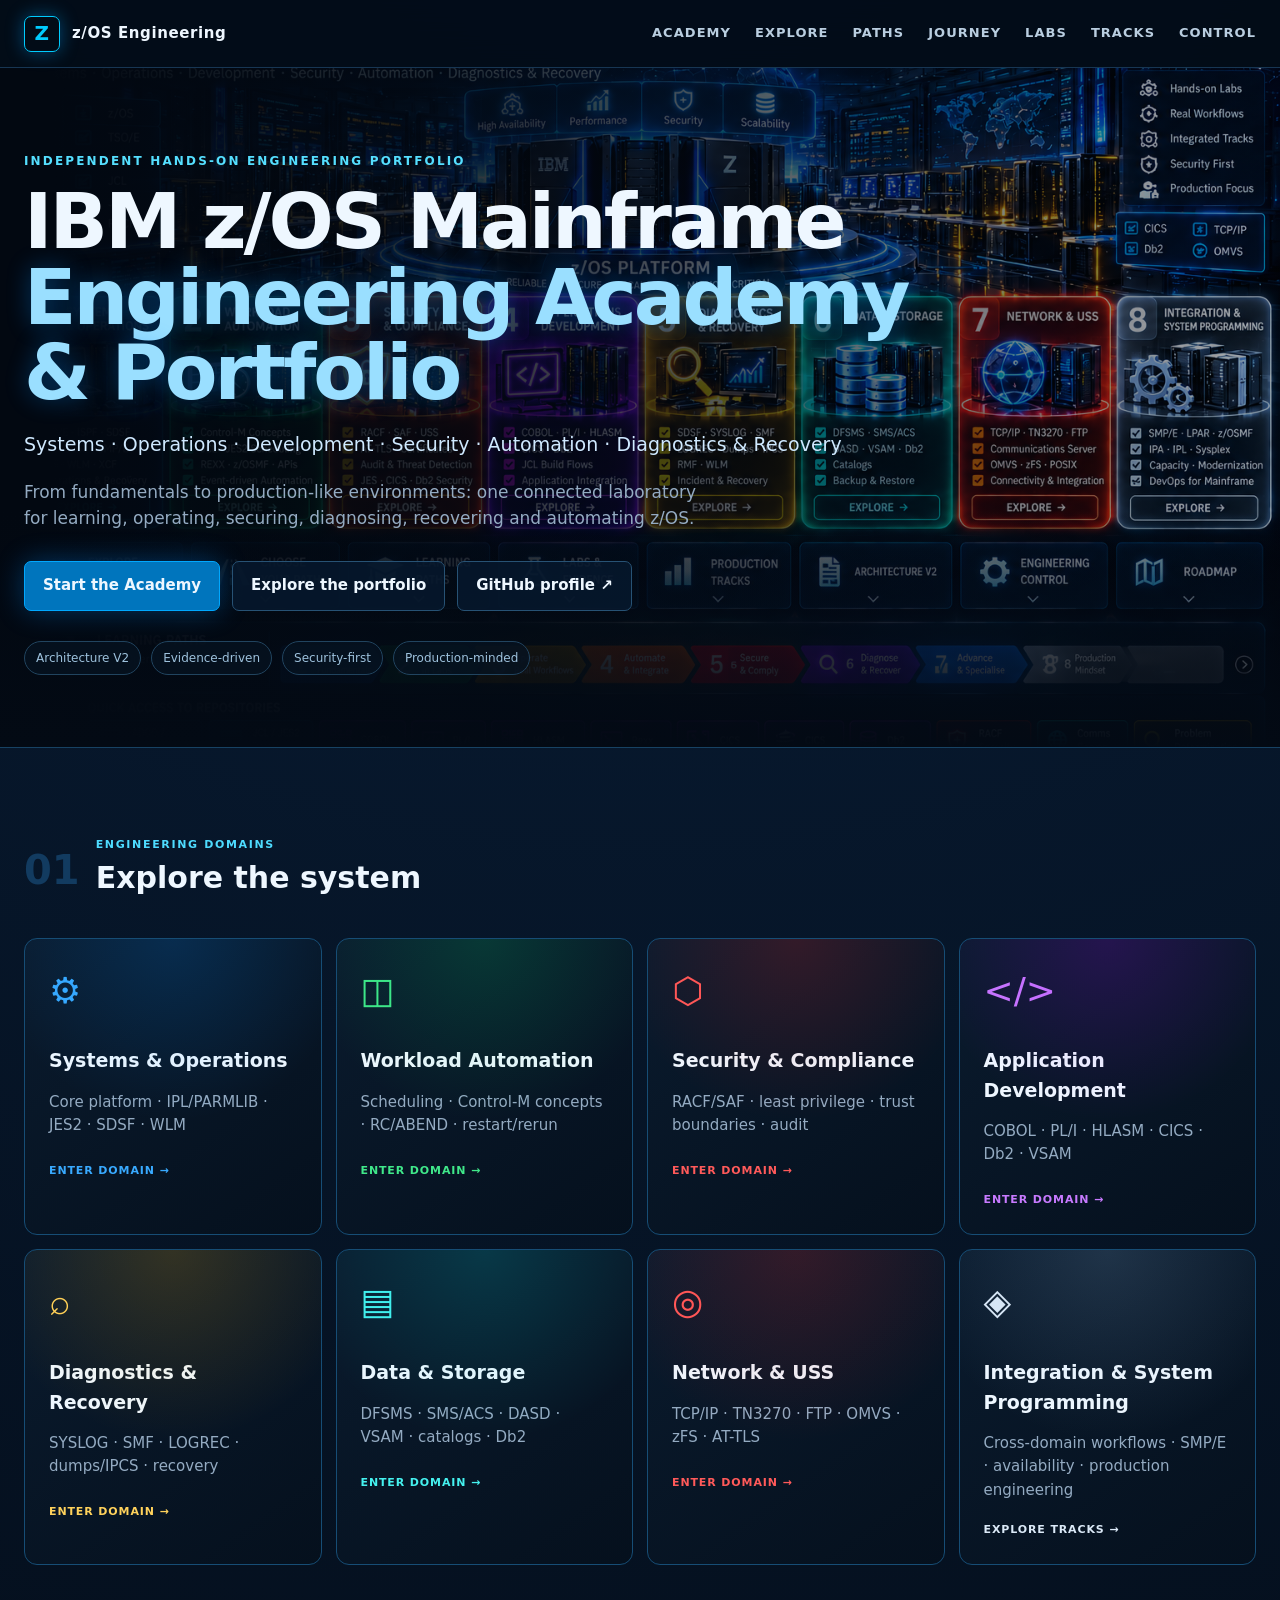
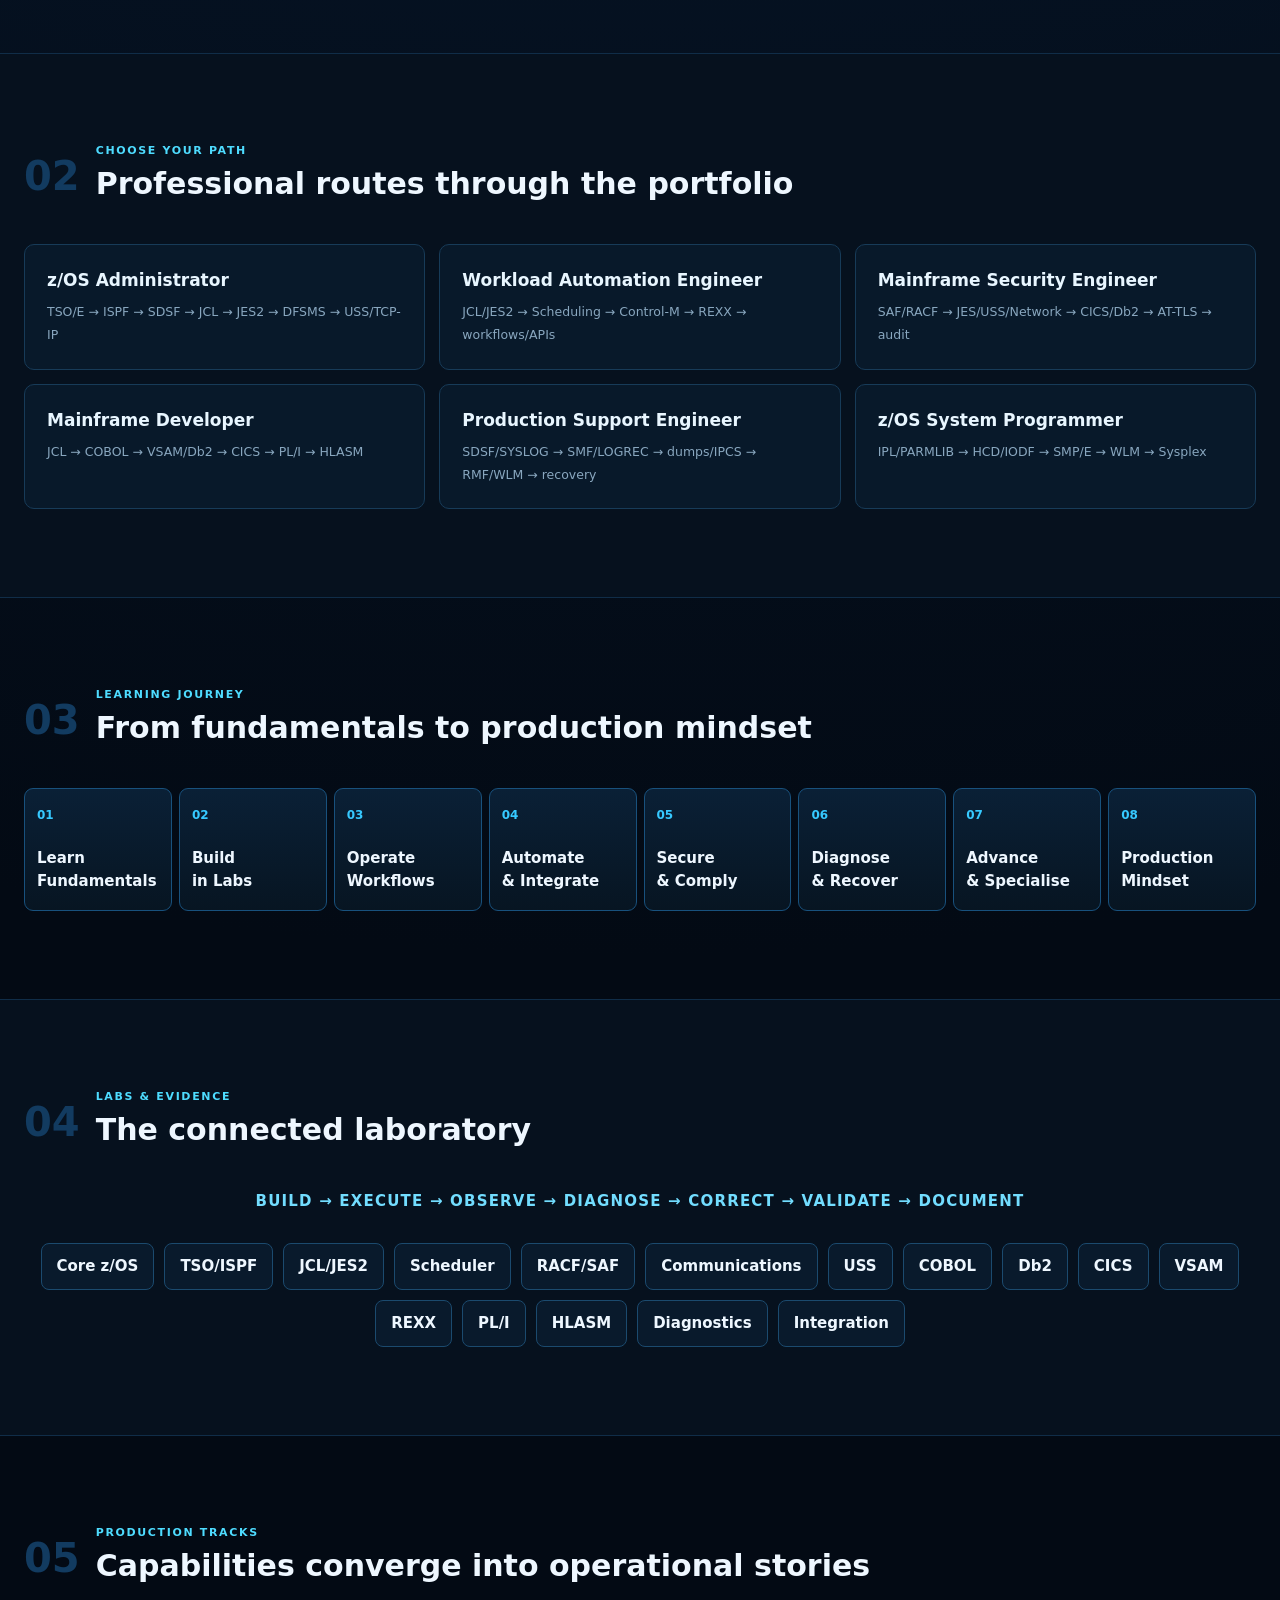
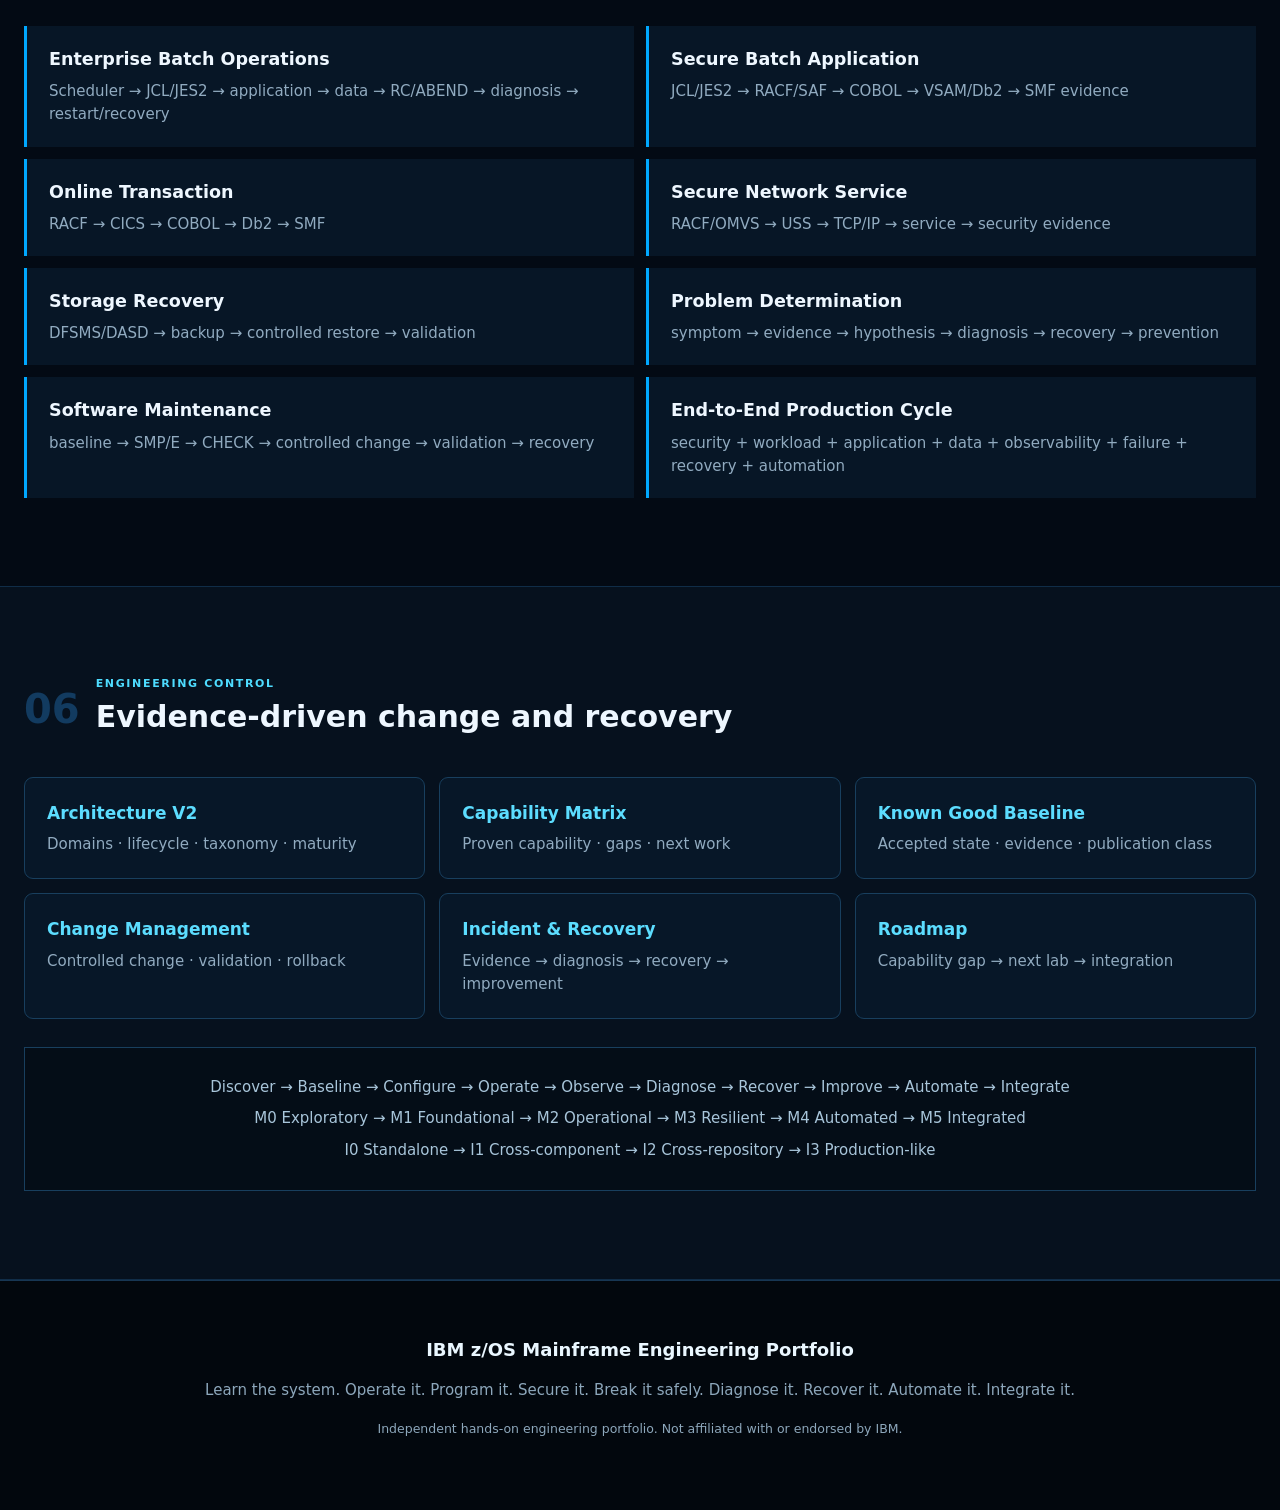
<file: docs/index.html>
<!doctype html>
<html lang="en">
<head>
  <meta charset="utf-8">
  <meta name="viewport" content="width=device-width,initial-scale=1">
  <meta name="description" content="Independent IBM z/OS mainframe engineering portfolio: systems, operations, development, security, automation, diagnostics and recovery.">
  <title>IBM z/OS Mainframe Engineering Portfolio</title>
  <link rel="stylesheet" href="assets/css/portal.css">
</head>
<body>
<header class="topbar">
  <a class="brand" href="#top"><span class="brand-mark">Z</span><span>z/OS Engineering</span></a>
  <button class="menu" aria-label="Open navigation" aria-expanded="false">☰</button>
  <nav>
    <a href="academy.html">Academy</a><a href="#domains">Explore</a><a href="#paths">Paths</a><a href="#journey">Journey</a>
    <a href="#labs">Labs</a><a href="#tracks">Tracks</a><a href="#control">Control</a>
  </nav>
</header>

<main id="top">
<section class="hero">
  <div class="hero-overlay"></div>
  <div class="hero-content">
    <p class="eyebrow">INDEPENDENT HANDS-ON ENGINEERING PORTFOLIO</p>
    <h1>IBM z/OS Mainframe<br><span>Engineering Academy & Portfolio</span></h1>
    <p class="lead">Systems · Operations · Development · Security · Automation · Diagnostics & Recovery</p>
    <p class="hero-copy">From fundamentals to production-like environments: one connected laboratory for learning, operating, securing, diagnosing, recovering and automating z/OS.</p>
    <div class="actions">
      <a class="btn primary" href="academy.html">Start the Academy</a>
      <a class="btn" href="#domains">Explore the portfolio</a>
      <a class="btn" href="https://github.com/P-dot" target="_blank" rel="noopener">GitHub profile ↗</a>
    </div>
    <div class="status">
      <span>Architecture V2</span><span>Evidence-driven</span><span>Security-first</span><span>Production-minded</span>
    </div>
  </div>
</section>

<section id="domains" class="section">
  <div class="section-head"><span>01</span><div><p>ENGINEERING DOMAINS</p><h2>Explore the system</h2></div></div>
  <div class="grid domains">
    <a class="card blue" href="https://github.com/P-dot/zos-adcd-hercules-engineering-lab"><i>⚙</i><h3>Systems & Operations</h3><p>Core platform · IPL/PARMLIB · JES2 · SDSF · WLM</p><b>ENTER DOMAIN →</b></a>
    <a class="card green" href="https://github.com/P-dot/zos-batch-scheduler"><i>◫</i><h3>Workload Automation</h3><p>Scheduling · Control-M concepts · RC/ABEND · restart/rerun</p><b>ENTER DOMAIN →</b></a>
    <a class="card red" href="https://github.com/P-dot/mainframe-racf-security-evidence"><i>⬡</i><h3>Security & Compliance</h3><p>RACF/SAF · least privilege · trust boundaries · audit</p><b>ENTER DOMAIN →</b></a>
    <a class="card purple" href="https://github.com/P-dot/mainframe-cobol-db2-cics-devops-lab"><i>&lt;/&gt;</i><h3>Application Development</h3><p>COBOL · PL/I · HLASM · CICS · Db2 · VSAM</p><b>ENTER DOMAIN →</b></a>
    <a class="card amber" href="https://github.com/P-dot/zos-problem-determination-diagnostics"><i>⌕</i><h3>Diagnostics & Recovery</h3><p>SYSLOG · SMF · LOGREC · dumps/IPCS · recovery</p><b>ENTER DOMAIN →</b></a>
    <a class="card cyan" href="https://github.com/P-dot/vsam01"><i>▤</i><h3>Data & Storage</h3><p>DFSMS · SMS/ACS · DASD · VSAM · catalogs · Db2</p><b>ENTER DOMAIN →</b></a>
    <a class="card red" href="https://github.com/P-dot/zos-communications-server-network-lab"><i>◎</i><h3>Network & USS</h3><p>TCP/IP · TN3270 · FTP · OMVS · zFS · AT-TLS</p><b>ENTER DOMAIN →</b></a>
    <a class="card silver" href="#tracks"><i>◈</i><h3>Integration & System Programming</h3><p>Cross-domain workflows · SMP/E · availability · production engineering</p><b>EXPLORE TRACKS →</b></a>
  </div>
</section>

<section id="paths" class="section alt">
  <div class="section-head"><span>02</span><div><p>CHOOSE YOUR PATH</p><h2>Professional routes through the portfolio</h2></div></div>
  <div class="grid paths">
    <a class="path" href="https://github.com/P-dot/MVS_TSO_ISPF"><strong>z/OS Administrator</strong><small>TSO/E → ISPF → SDSF → JCL → JES2 → DFSMS → USS/TCP-IP</small></a>
    <a class="path" href="https://github.com/P-dot/zos-batch-scheduler"><strong>Workload Automation Engineer</strong><small>JCL/JES2 → Scheduling → Control-M → REXX → workflows/APIs</small></a>
    <a class="path" href="https://github.com/P-dot/mainframe-racf-security-evidence"><strong>Mainframe Security Engineer</strong><small>SAF/RACF → JES/USS/Network → CICS/Db2 → AT-TLS → audit</small></a>
    <a class="path" href="https://github.com/P-dot/mainframe-cobol-db2-cics-devops-lab"><strong>Mainframe Developer</strong><small>JCL → COBOL → VSAM/Db2 → CICS → PL/I → HLASM</small></a>
    <a class="path" href="https://github.com/P-dot/zos-problem-determination-diagnostics"><strong>Production Support Engineer</strong><small>SDSF/SYSLOG → SMF/LOGREC → dumps/IPCS → RMF/WLM → recovery</small></a>
    <a class="path" href="https://github.com/P-dot/zos-adcd-hercules-engineering-lab"><strong>z/OS System Programmer</strong><small>IPL/PARMLIB → HCD/IODF → SMP/E → WLM → Sysplex</small></a>
  </div>
</section>

<section id="journey" class="section">
  <div class="section-head"><span>03</span><div><p>LEARNING JOURNEY</p><h2>From fundamentals to production mindset</h2></div></div>
  <div class="journey">
    <div><b>01</b><span>Learn<br>Fundamentals</span></div><div><b>02</b><span>Build<br>in Labs</span></div>
    <div><b>03</b><span>Operate<br>Workflows</span></div><div><b>04</b><span>Automate<br>& Integrate</span></div>
    <div><b>05</b><span>Secure<br>& Comply</span></div><div><b>06</b><span>Diagnose<br>& Recover</span></div>
    <div><b>07</b><span>Advance<br>& Specialise</span></div><div><b>08</b><span>Production<br>Mindset</span></div>
  </div>
</section>

<section id="labs" class="section alt">
  <div class="section-head"><span>04</span><div><p>LABS & EVIDENCE</p><h2>The connected laboratory</h2></div></div>
  <p class="method">BUILD → EXECUTE → OBSERVE → DIAGNOSE → CORRECT → VALIDATE → DOCUMENT</p>
  <div class="chips">
    <a href="https://github.com/P-dot/zos-adcd-hercules-engineering-lab">Core z/OS</a><a href="https://github.com/P-dot/MVS_TSO_ISPF">TSO/ISPF</a>
    <a href="https://github.com/P-dot/JCL_LABS">JCL/JES2</a><a href="https://github.com/P-dot/zos-batch-scheduler">Scheduler</a>
    <a href="https://github.com/P-dot/mainframe-racf-security-evidence">RACF/SAF</a><a href="https://github.com/P-dot/zos-communications-server-network-lab">Communications</a>
    <a href="https://github.com/P-dot/UNIX_System_Services-">USS</a><a href="https://github.com/P-dot/COBOL">COBOL</a>
    <a href="https://github.com/P-dot/DB2-">Db2</a><a href="https://github.com/P-dot/CICS">CICS</a><a href="https://github.com/P-dot/vsam01">VSAM</a>
    <a href="https://github.com/P-dot/Rexx">REXX</a><a href="https://github.com/P-dot/PL-I">PL/I</a><a href="https://github.com/P-dot/z_Assembly">HLASM</a>
    <a href="https://github.com/P-dot/zos-problem-determination-diagnostics">Diagnostics</a><a href="https://github.com/P-dot/mainframe-cobol-db2-cics-devops-lab">Integration</a>
  </div>
</section>

<section id="tracks" class="section">
  <div class="section-head"><span>05</span><div><p>PRODUCTION TRACKS</p><h2>Capabilities converge into operational stories</h2></div></div>
  <div class="track-grid">
    <article><h3>Enterprise Batch Operations</h3><p>Scheduler → JCL/JES2 → application → data → RC/ABEND → diagnosis → restart/recovery</p></article>
    <article><h3>Secure Batch Application</h3><p>JCL/JES2 → RACF/SAF → COBOL → VSAM/Db2 → SMF evidence</p></article>
    <article><h3>Online Transaction</h3><p>RACF → CICS → COBOL → Db2 → SMF</p></article>
    <article><h3>Secure Network Service</h3><p>RACF/OMVS → USS → TCP/IP → service → security evidence</p></article>
    <article><h3>Storage Recovery</h3><p>DFSMS/DASD → backup → controlled restore → validation</p></article>
    <article><h3>Problem Determination</h3><p>symptom → evidence → hypothesis → diagnosis → recovery → prevention</p></article>
    <article><h3>Software Maintenance</h3><p>baseline → SMP/E → CHECK → controlled change → validation → recovery</p></article>
    <article><h3>End-to-End Production Cycle</h3><p>security + workload + application + data + observability + failure + recovery + automation</p></article>
  </div>
</section>

<section id="control" class="section alt">
  <div class="section-head"><span>06</span><div><p>ENGINEERING CONTROL</p><h2>Evidence-driven change and recovery</h2></div></div>
  <div class="grid control">
    <a href="https://github.com/P-dot/zos-adcd-hercules-engineering-lab/tree/main/docs/architecture/v2"><b>Architecture V2</b><span>Domains · lifecycle · taxonomy · maturity</span></a>
    <a href="https://github.com/P-dot/zos-adcd-hercules-engineering-lab/blob/main/docs/engineering-control/CAPABILITY-MATRIX.md"><b>Capability Matrix</b><span>Proven capability · gaps · next work</span></a>
    <a href="https://github.com/P-dot/zos-adcd-hercules-engineering-lab/blob/main/docs/engineering-control/KNOWN-GOOD-BASELINE.md"><b>Known Good Baseline</b><span>Accepted state · evidence · publication class</span></a>
    <a href="https://github.com/P-dot/zos-adcd-hercules-engineering-lab/blob/main/docs/engineering-control/CHANGE-MANAGEMENT.md"><b>Change Management</b><span>Controlled change · validation · rollback</span></a>
    <a href="https://github.com/P-dot/zos-adcd-hercules-engineering-lab/blob/main/docs/engineering-control/INCIDENT-RECOVERY.md"><b>Incident & Recovery</b><span>Evidence → diagnosis → recovery → improvement</span></a>
    <a href="https://github.com/P-dot/zos-adcd-hercules-engineering-lab/tree/main/docs/architecture/v2"><b>Roadmap</b><span>Capability gap → next lab → integration</span></a>
  </div>
  <div class="model">
    <p>Discover → Baseline → Configure → Operate → Observe → Diagnose → Recover → Improve → Automate → Integrate</p>
    <p>M0 Exploratory → M1 Foundational → M2 Operational → M3 Resilient → M4 Automated → M5 Integrated</p>
    <p>I0 Standalone → I1 Cross-component → I2 Cross-repository → I3 Production-like</p>
  </div>
</section>
</main>

<footer>
  <b>IBM z/OS Mainframe Engineering Portfolio</b>
  <p>Learn the system. Operate it. Program it. Secure it. Break it safely. Diagnose it. Recover it. Automate it. Integrate it.</p>
  <small>Independent hands-on engineering portfolio. Not affiliated with or endorsed by IBM.</small>
</footer>
<script src="assets/js/portal.js"></script>
</body>
</html>
</file>
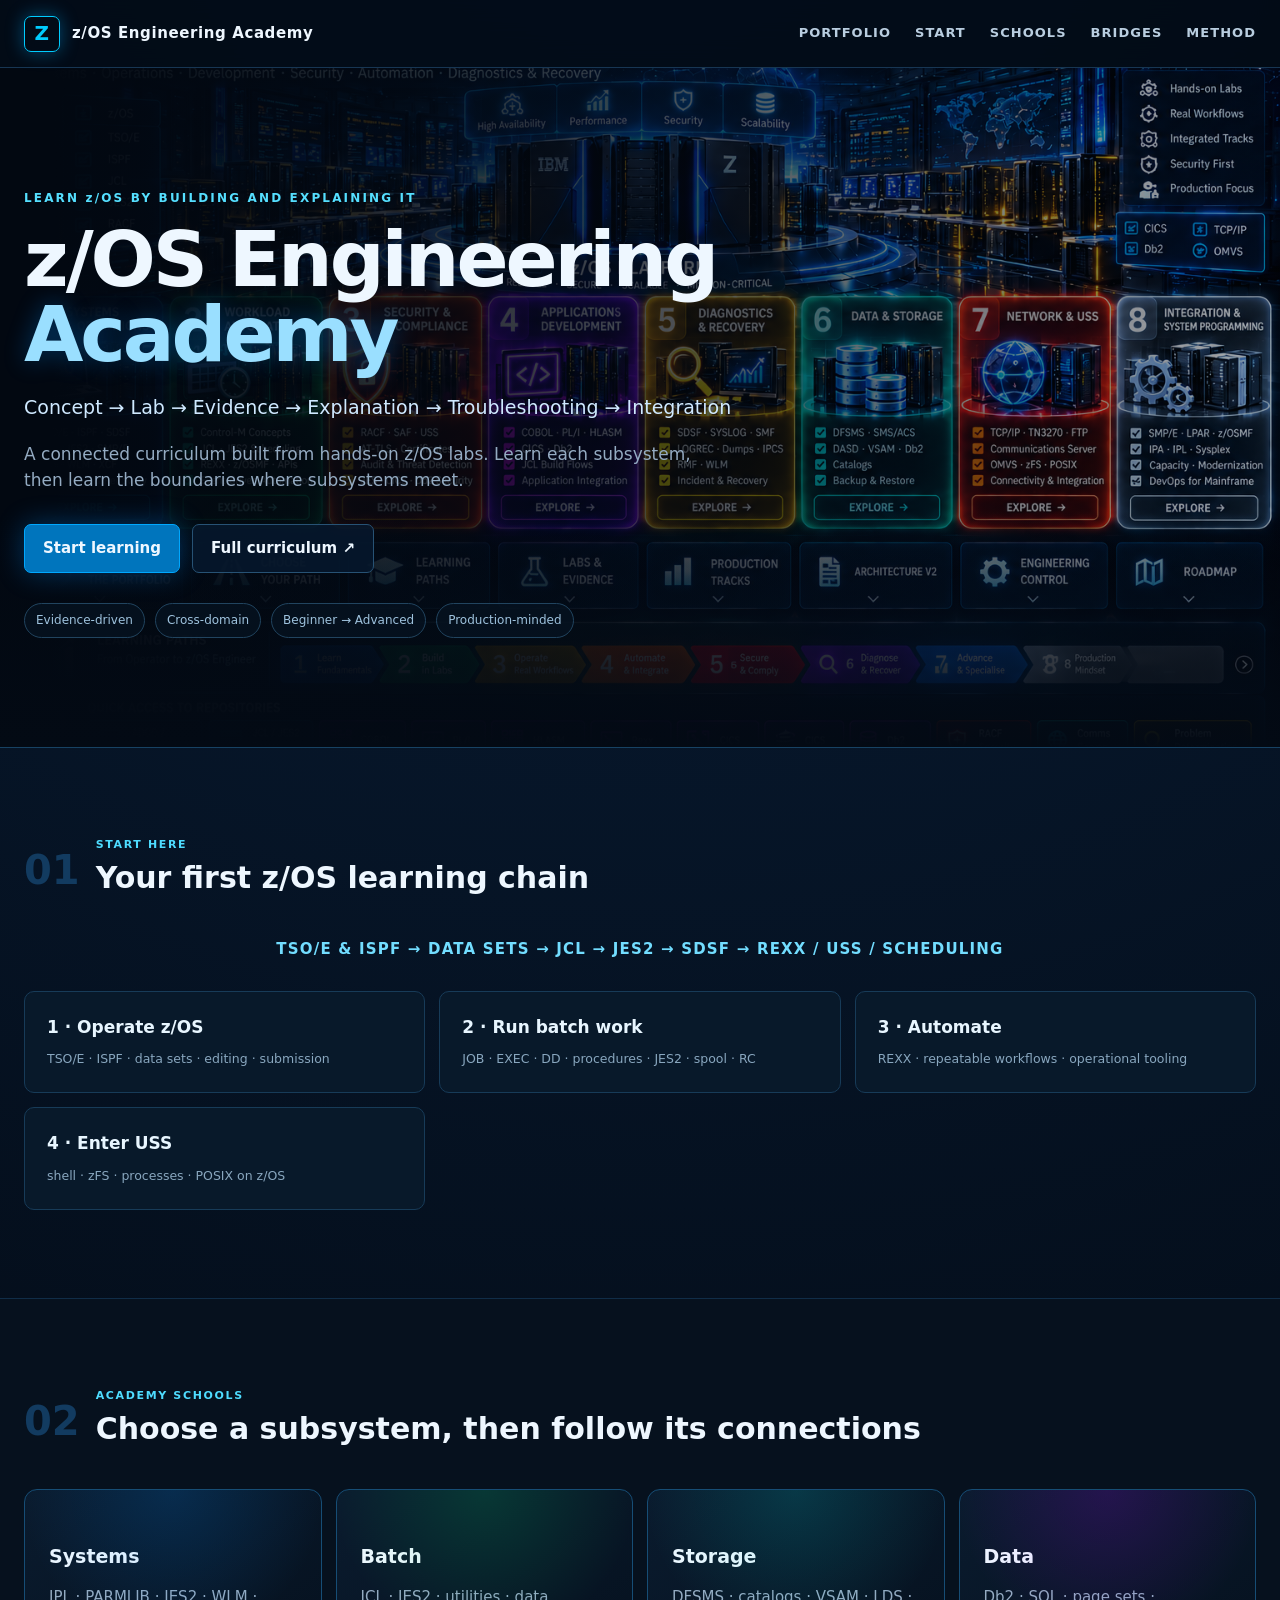
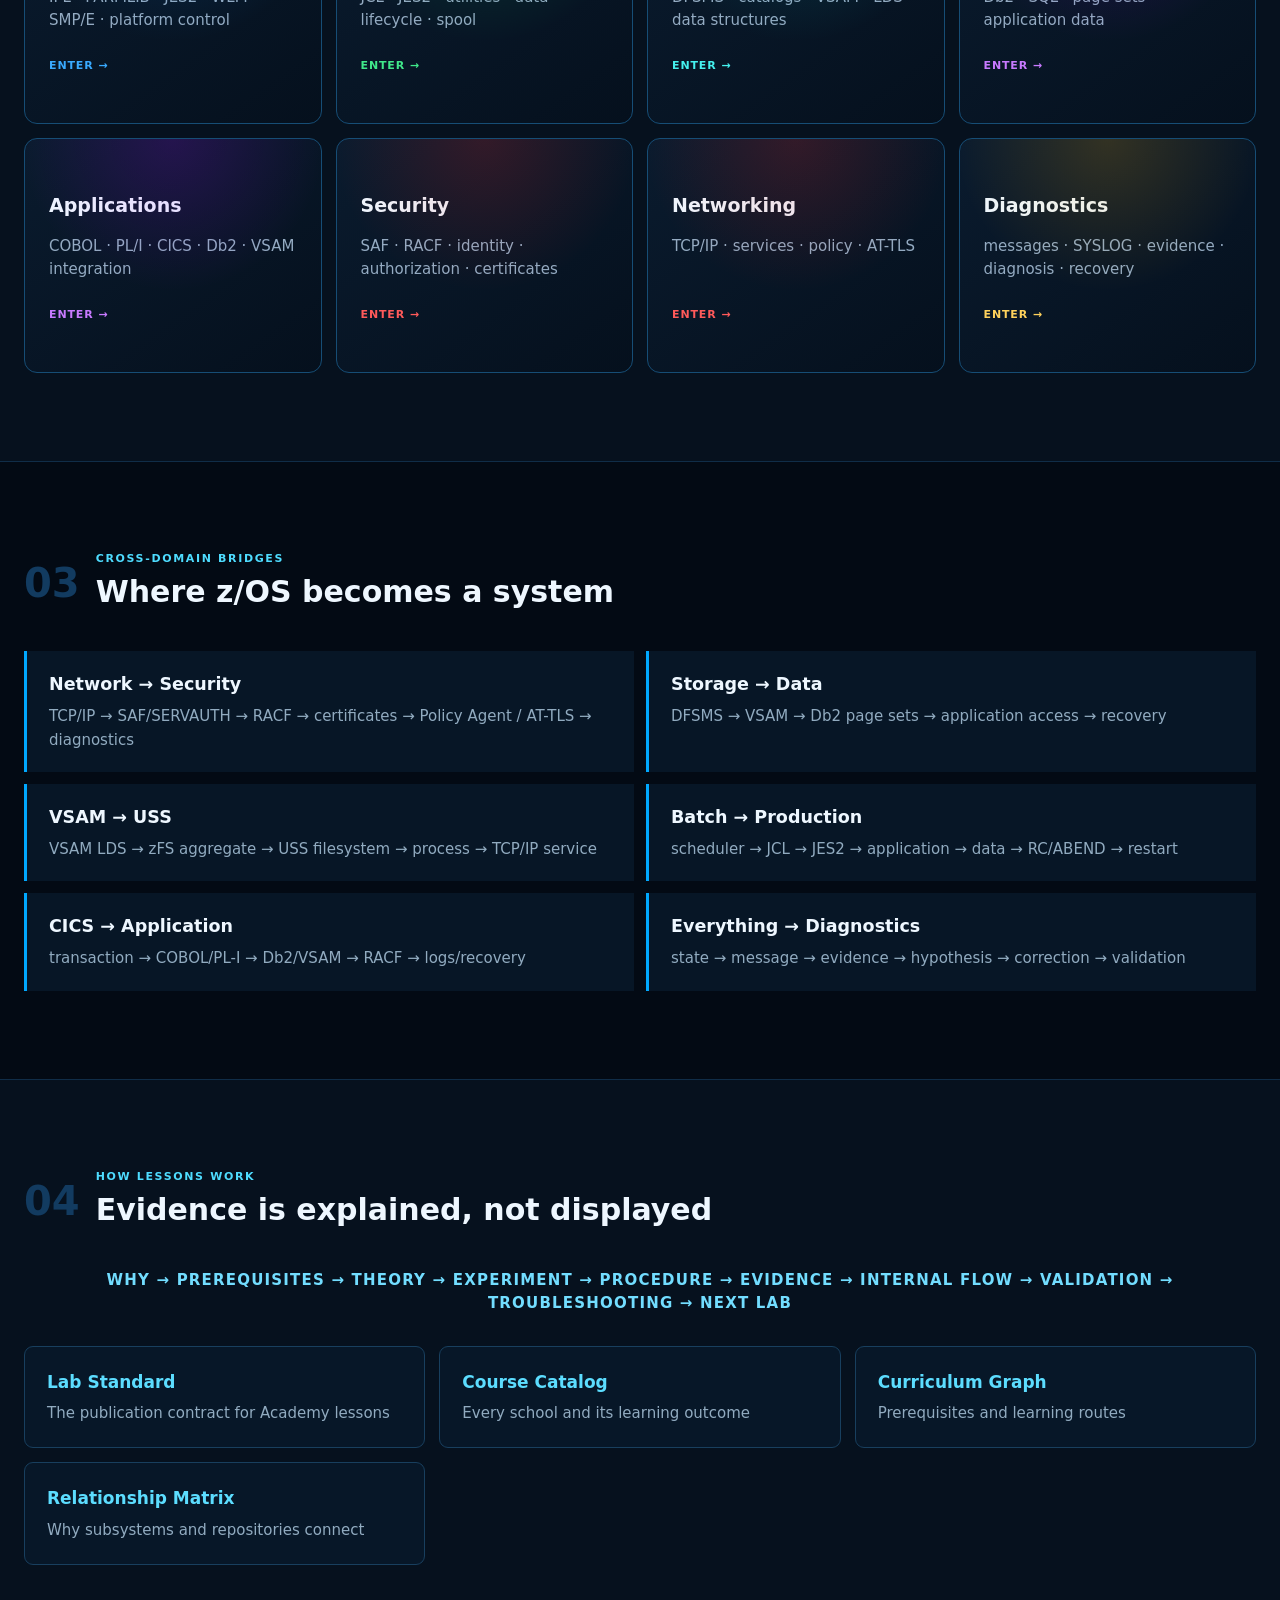
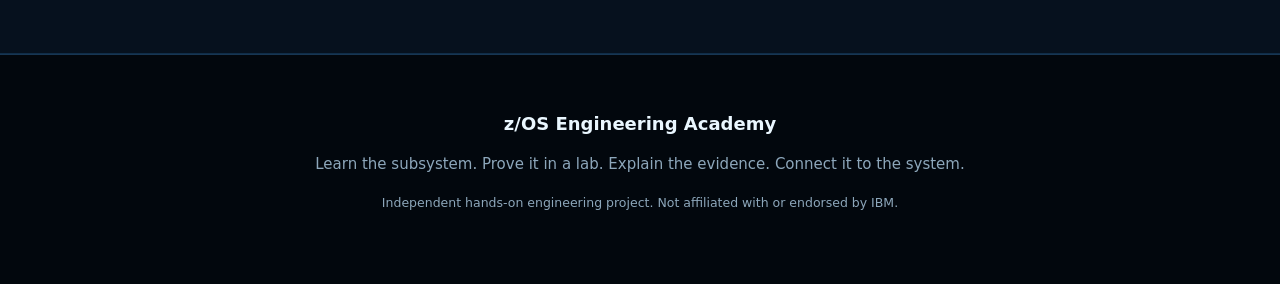
<file: docs/academy.html>
<!doctype html>
<html lang="en">
<head>
  <meta charset="utf-8">
  <meta name="viewport" content="width=device-width,initial-scale=1">
  <meta name="description" content="z/OS Engineering Academy: a connected, lab-driven path from mainframe fundamentals to production-like systems engineering.">
  <title>z/OS Engineering Academy</title>
  <link rel="stylesheet" href="assets/css/portal.css">
</head>
<body>
<header class="topbar">
  <a class="brand" href="index.html"><span class="brand-mark">Z</span><span>z/OS Engineering Academy</span></a>
  <nav><a href="index.html">Portfolio</a><a href="#start">Start</a><a href="#schools">Schools</a><a href="#bridges">Bridges</a><a href="#method">Method</a></nav>
</header>
<main>
<section class="hero">
  <div class="hero-overlay"></div>
  <div class="hero-content">
    <p class="eyebrow">LEARN z/OS BY BUILDING AND EXPLAINING IT</p>
    <h1>z/OS Engineering<br><span>Academy</span></h1>
    <p class="lead">Concept → Lab → Evidence → Explanation → Troubleshooting → Integration</p>
    <p class="hero-copy">A connected curriculum built from hands-on z/OS labs. Learn each subsystem, then learn the boundaries where subsystems meet.</p>
    <div class="actions"><a class="btn primary" href="#start">Start learning</a><a class="btn" href="https://github.com/P-dot/P-dot/blob/main/docs/CURRICULUM.md">Full curriculum ↗</a></div>
    <div class="status"><span>Evidence-driven</span><span>Cross-domain</span><span>Beginner → Advanced</span><span>Production-minded</span></div>
  </div>
</section>

<section id="start" class="section">
  <div class="section-head"><span>01</span><div><p>START HERE</p><h2>Your first z/OS learning chain</h2></div></div>
  <p class="method">TSO/E & ISPF → DATA SETS → JCL → JES2 → SDSF → REXX / USS / SCHEDULING</p>
  <div class="grid paths">
    <a class="path" href="https://github.com/P-dot/MVS_TSO_ISPF"><strong>1 · Operate z/OS</strong><small>TSO/E · ISPF · data sets · editing · submission</small></a>
    <a class="path" href="https://github.com/P-dot/JCL_LABS"><strong>2 · Run batch work</strong><small>JOB · EXEC · DD · procedures · JES2 · spool · RC</small></a>
    <a class="path" href="https://github.com/P-dot/Rexx"><strong>3 · Automate</strong><small>REXX · repeatable workflows · operational tooling</small></a>
    <a class="path" href="https://github.com/P-dot/UNIX_System_Services-"><strong>4 · Enter USS</strong><small>shell · zFS · processes · POSIX on z/OS</small></a>
  </div>
</section>

<section id="schools" class="section alt">
  <div class="section-head"><span>02</span><div><p>ACADEMY SCHOOLS</p><h2>Choose a subsystem, then follow its connections</h2></div></div>
  <div class="grid domains">
    <a class="card blue" href="https://github.com/P-dot/zos-adcd-hercules-engineering-lab"><h3>Systems</h3><p>IPL · PARMLIB · JES2 · WLM · SMP/E · platform control</p><b>ENTER →</b></a>
    <a class="card green" href="https://github.com/P-dot/JCL_LABS"><h3>Batch</h3><p>JCL · JES2 · utilities · data lifecycle · spool</p><b>ENTER →</b></a>
    <a class="card cyan" href="https://github.com/P-dot/vsam01"><h3>Storage</h3><p>DFSMS · catalogs · VSAM · LDS · data structures</p><b>ENTER →</b></a>
    <a class="card purple" href="https://github.com/P-dot/DB2-"><h3>Data</h3><p>Db2 · SQL · page sets · application data</p><b>ENTER →</b></a>
    <a class="card purple" href="https://github.com/P-dot/mainframe-cobol-db2-cics-devops-lab"><h3>Applications</h3><p>COBOL · PL/I · CICS · Db2 · VSAM integration</p><b>ENTER →</b></a>
    <a class="card red" href="https://github.com/P-dot/mainframe-racf-security-evidence"><h3>Security</h3><p>SAF · RACF · identity · authorization · certificates</p><b>ENTER →</b></a>
    <a class="card red" href="https://github.com/P-dot/zos-communications-server-network-lab"><h3>Networking</h3><p>TCP/IP · services · policy · AT-TLS</p><b>ENTER →</b></a>
    <a class="card amber" href="https://github.com/P-dot/zos-problem-determination-diagnostics"><h3>Diagnostics</h3><p>messages · SYSLOG · evidence · diagnosis · recovery</p><b>ENTER →</b></a>
  </div>
</section>

<section id="bridges" class="section">
  <div class="section-head"><span>03</span><div><p>CROSS-DOMAIN BRIDGES</p><h2>Where z/OS becomes a system</h2></div></div>
  <div class="track-grid">
    <article><h3>Network → Security</h3><p>TCP/IP → SAF/SERVAUTH → RACF → certificates → Policy Agent / AT-TLS → diagnostics</p></article>
    <article><h3>Storage → Data</h3><p>DFSMS → VSAM → Db2 page sets → application access → recovery</p></article>
    <article><h3>VSAM → USS</h3><p>VSAM LDS → zFS aggregate → USS filesystem → process → TCP/IP service</p></article>
    <article><h3>Batch → Production</h3><p>scheduler → JCL → JES2 → application → data → RC/ABEND → restart</p></article>
    <article><h3>CICS → Application</h3><p>transaction → COBOL/PL-I → Db2/VSAM → RACF → logs/recovery</p></article>
    <article><h3>Everything → Diagnostics</h3><p>state → message → evidence → hypothesis → correction → validation</p></article>
  </div>
</section>

<section id="method" class="section alt">
  <div class="section-head"><span>04</span><div><p>HOW LESSONS WORK</p><h2>Evidence is explained, not displayed</h2></div></div>
  <p class="method">WHY → PREREQUISITES → THEORY → EXPERIMENT → PROCEDURE → EVIDENCE → INTERNAL FLOW → VALIDATION → TROUBLESHOOTING → NEXT LAB</p>
  <div class="grid control">
    <a href="https://github.com/P-dot/P-dot/blob/main/docs/LAB-STANDARD.md"><b>Lab Standard</b><span>The publication contract for Academy lessons</span></a>
    <a href="https://github.com/P-dot/P-dot/blob/main/docs/COURSES.md"><b>Course Catalog</b><span>Every school and its learning outcome</span></a>
    <a href="https://github.com/P-dot/P-dot/blob/main/docs/CURRICULUM.md"><b>Curriculum Graph</b><span>Prerequisites and learning routes</span></a>
    <a href="https://github.com/P-dot/P-dot/blob/main/docs/RELATIONSHIPS.md"><b>Relationship Matrix</b><span>Why subsystems and repositories connect</span></a>
  </div>
</section>
</main>
<footer>
  <b>z/OS Engineering Academy</b>
  <p>Learn the subsystem. Prove it in a lab. Explain the evidence. Connect it to the system.</p>
  <small>Independent hands-on engineering project. Not affiliated with or endorsed by IBM.</small>
</footer>
<script src="assets/js/portal.js"></script>
</body>
</html>
</file>
<file: docs/assets/css/portal.css>
:root{--bg:#030a14;--panel:#071526;--line:#15395c;--text:#eef7ff;--muted:#94abc2;--blue:#00a8ff;--cyan:#00e5ff}
*{box-sizing:border-box}html{scroll-behavior:smooth}body{margin:0;background:radial-gradient(circle at 50% -10%,#0c3765 0,#07182d 22%,var(--bg) 58%);color:var(--text);font:15px/1.55 Inter,ui-sans-serif,system-ui,-apple-system,Segoe UI,sans-serif}
a{color:inherit;text-decoration:none}.topbar{height:68px;position:sticky;top:0;z-index:50;display:flex;align-items:center;padding:0 max(24px,calc((100% - 1320px)/2));background:#030a14e8;border-bottom:1px solid #173653;backdrop-filter:blur(16px)}
.brand{display:flex;align-items:center;gap:12px;font-weight:800;letter-spacing:.04em}.brand-mark{display:grid;place-items:center;width:36px;height:36px;border:1px solid #0cf;border-radius:7px;box-shadow:0 0 18px #00a8ff66;color:#0cf;font-size:20px}
nav{margin-left:auto;display:flex;gap:24px}nav a{color:#b9cee0;font-size:13px;font-weight:700;text-transform:uppercase;letter-spacing:.08em}nav a:hover{color:#fff}.menu{display:none;margin-left:auto;background:none;border:1px solid #234663;color:white;border-radius:6px;padding:7px 10px}
.hero{min-height:680px;position:relative;display:flex;align-items:center;background:linear-gradient(90deg,#020811 4%,#020811c9 42%,#02081155),url("../portal-hero.png") center/cover no-repeat;border-bottom:1px solid #174263}
.hero-overlay{position:absolute;inset:0;background:linear-gradient(180deg,transparent 65%,var(--bg))}
.hero-content{position:relative;width:min(1320px,calc(100% - 48px));margin:auto;padding:60px 0}.eyebrow{color:#55dfff;font-weight:800;letter-spacing:.18em;font-size:12px}.hero h1{font-size:clamp(42px,6vw,78px);line-height:.98;margin:14px 0 20px;max-width:900px;letter-spacing:-.04em}.hero h1 span{color:#9adfff;text-shadow:0 0 25px #008cff55}.lead{font-size:19px;color:#cfe9ff}.hero-copy{max-width:700px;color:#94abc2;font-size:17px}.actions{display:flex;gap:12px;margin:30px 0}.btn{padding:12px 18px;border:1px solid #275274;border-radius:7px;font-weight:800;background:#07182dd9}.btn.primary{border-color:#00a8ff;background:#0075bd;box-shadow:0 0 28px #008cff55}.status{display:flex;flex-wrap:wrap;gap:10px}.status span{padding:7px 11px;border:1px solid #21445f;border-radius:20px;background:#061321c7;color:#9ec2dd;font-size:12px}
.section{max-width:1320px;margin:auto;padding:88px 24px}.section.alt{max-width:none;padding-left:max(24px,calc((100% - 1320px)/2));padding-right:max(24px,calc((100% - 1320px)/2));background:#06111e;border-block:1px solid #102d48}.section-head{display:flex;align-items:center;gap:16px;margin-bottom:34px}.section-head>span{font-size:40px;font-weight:900;color:#123b60}.section-head p{margin:0;color:#4edcff;font-weight:800;letter-spacing:.15em;font-size:11px}.section-head h2{margin:2px 0;font-size:30px}
.grid{display:grid;gap:14px}.domains{grid-template-columns:repeat(4,1fr)}.card{min-height:235px;padding:24px;border:1px solid #164d75;border-radius:13px;background:linear-gradient(145deg,#0a1b2e,#05101d);position:relative;overflow:hidden;transition:.2s transform,.2s box-shadow}.card:before{content:"";position:absolute;inset:0;background:radial-gradient(circle at 50% 0,var(--glow),transparent 55%);opacity:.17}.card:hover{transform:translateY(-5px);box-shadow:0 12px 35px var(--shadow)}.card i{font-style:normal;font-size:36px;color:var(--accent)}.card h3{font-size:19px;margin:28px 0 8px}.card p{color:var(--muted);min-height:52px}.card b{font-size:11px;color:var(--accent);letter-spacing:.08em}.blue{--accent:#39aaff;--glow:#008cff;--shadow:#008cff33}.green{--accent:#40e88a;--glow:#00d26a;--shadow:#00d26a33}.red{--accent:#ff5a5a;--glow:#f22;--shadow:#f223}.purple{--accent:#c87aff;--glow:#a0f;--shadow:#a0f3}.amber{--accent:#ffd25c;--glow:#ffae00;--shadow:#ffae0033}.cyan{--accent:#45f1ef;--glow:#00d4d4;--shadow:#00d4d433}.silver{--accent:#dbe9f7;--glow:#8db5da;--shadow:#8db5da33}
.paths{grid-template-columns:repeat(3,1fr)}.path{padding:22px;border:1px solid #173b58;border-radius:10px;background:#08192a;transition:.2s}.path:hover{border-color:#00a8ff;box-shadow:inset 0 0 24px #008cff18}.path strong{display:block;color:#e8f6ff;font-size:17px;margin-bottom:7px}.path small{color:#89a7bf}
.journey{display:grid;grid-template-columns:repeat(8,1fr);gap:7px}.journey div{min-height:120px;padding:17px 12px;background:linear-gradient(#0a2036,#071522);border:1px solid #18517d;border-radius:9px}.journey b{display:block;color:#36c9ff;font-size:12px}.journey span{display:block;margin-top:22px;font-weight:800}
.method{text-align:center;color:#72ddff;font-weight:800;letter-spacing:.08em;margin-bottom:30px}.chips{display:flex;flex-wrap:wrap;gap:10px;justify-content:center}.chips a{padding:11px 15px;background:#091a2c;border:1px solid #1b4a6e;border-radius:8px;font-weight:700}.chips a:hover{border-color:#00c8ff;box-shadow:0 0 18px #00a8ff33}
.track-grid{display:grid;grid-template-columns:repeat(2,1fr);gap:12px}.track-grid article{padding:20px 22px;border-left:3px solid #00a8ff;background:#071626}.track-grid h3{margin:0 0 7px}.track-grid p{margin:0;color:#91abc0}
.control{grid-template-columns:repeat(3,1fr)}.control a{padding:22px;background:#071728;border:1px solid #183f5e;border-radius:9px}.control b,.control span{display:block}.control b{color:#5cddff;font-size:17px}.control span{color:#91abc0;margin-top:7px}.model{margin-top:28px;padding:20px;border:1px solid #183f5e;background:#040d17;text-align:center;color:#a8c5da}.model p{margin:8px}
footer{text-align:center;padding:55px 24px 70px;border-top:1px solid #173653;background:#02070d;color:#8da7bb}footer b{color:#eaf7ff;font-size:18px}
@media(max-width:900px){nav{display:none;position:absolute;top:68px;left:0;right:0;padding:20px;background:#030a14;flex-direction:column}.topbar.open nav{display:flex}.menu{display:block}.hero{min-height:620px;background-position:60% center}.domains{grid-template-columns:repeat(2,1fr)}.paths,.control{grid-template-columns:1fr 1fr}.journey{grid-template-columns:repeat(4,1fr)}}
@media(max-width:600px){.hero h1{font-size:42px}.domains,.paths,.control,.track-grid{grid-template-columns:1fr}.journey{grid-template-columns:repeat(2,1fr)}.section{padding:62px 18px}.hero-content{width:calc(100% - 36px)}}
</file>
